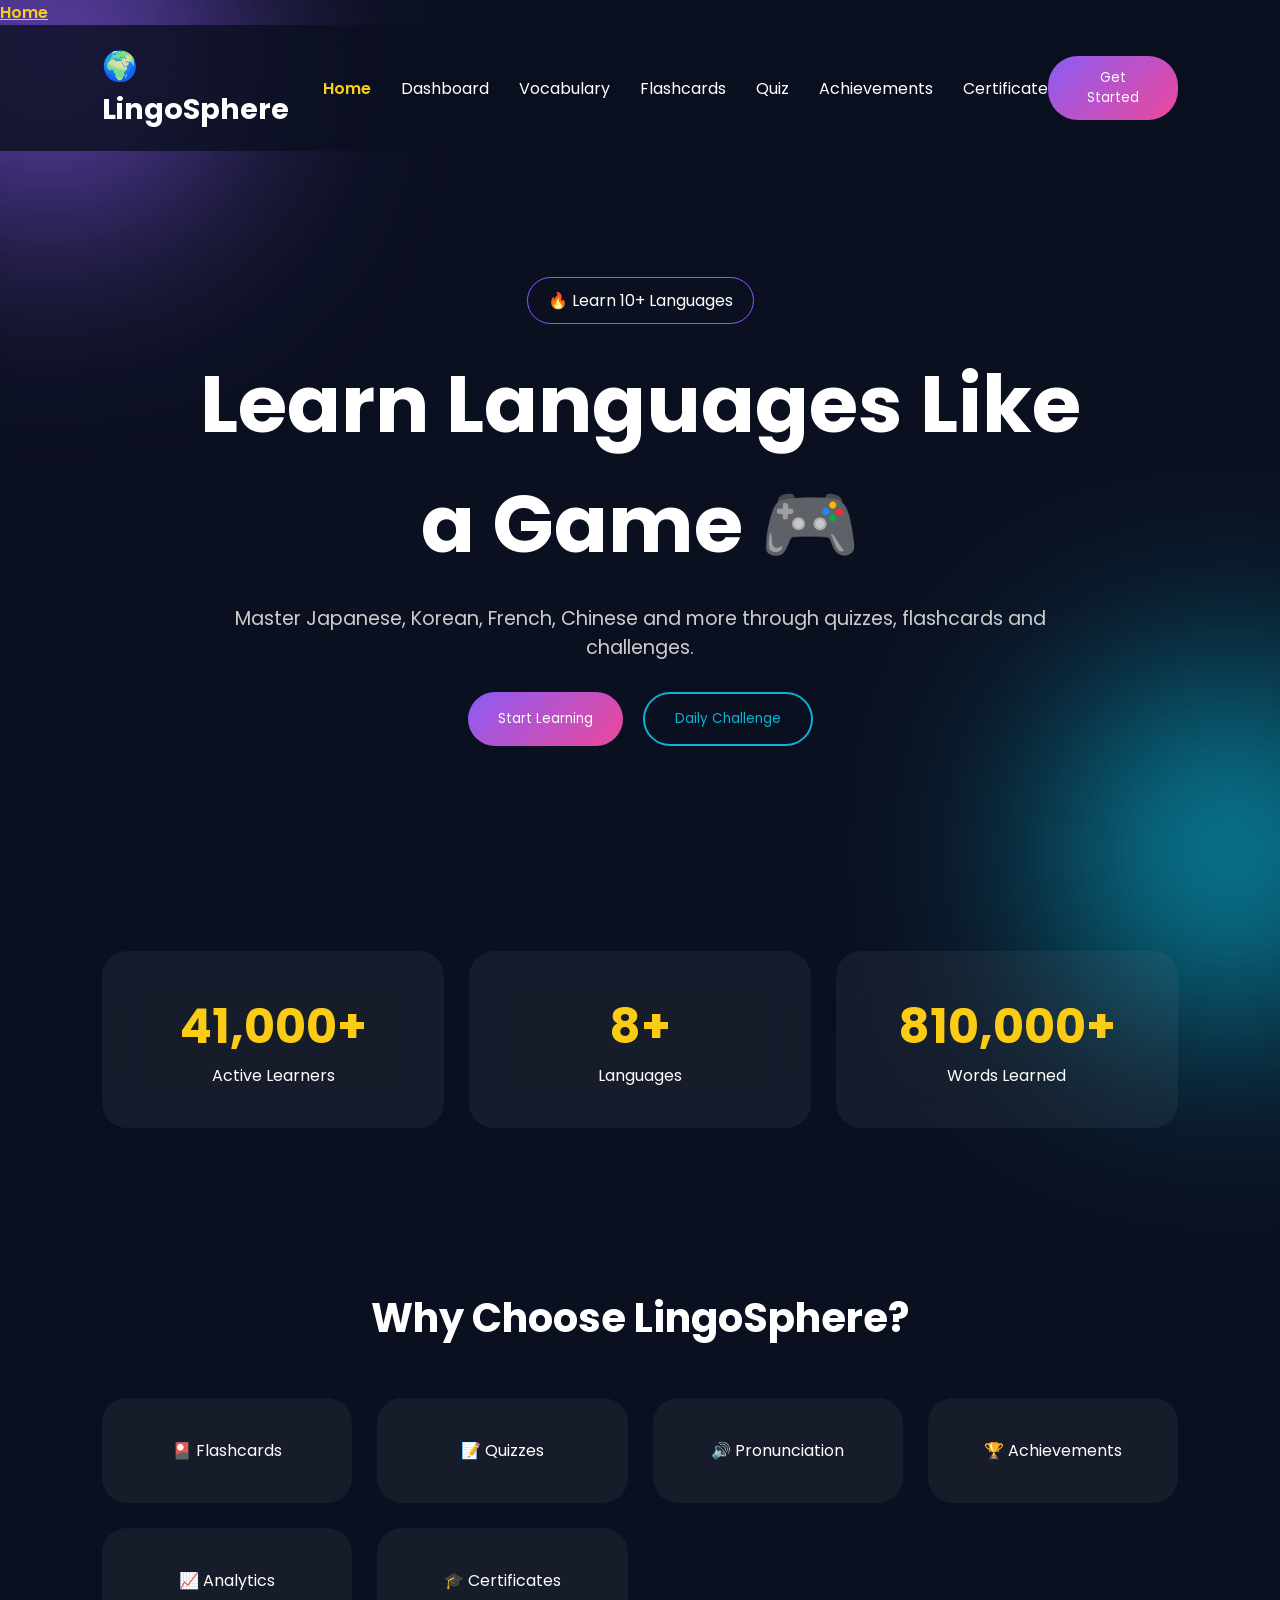
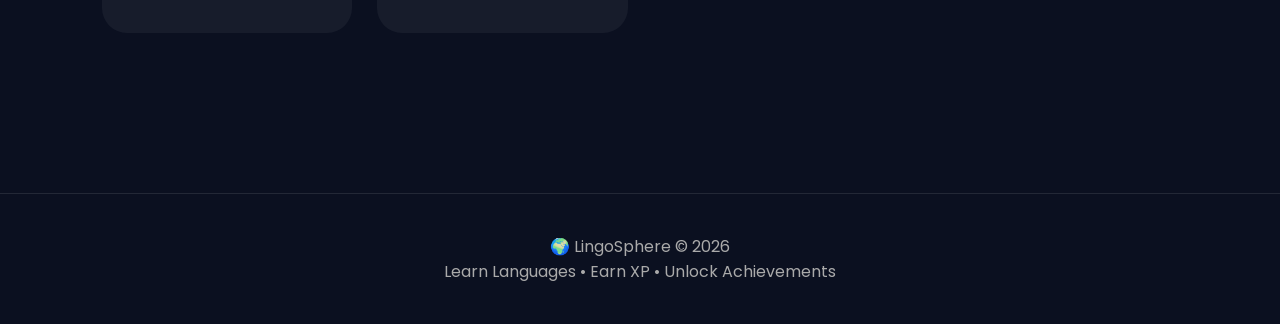
<file: index.html>
<!DOCTYPE html>
<html lang="en">
<head>

<meta charset="UTF-8">
<meta name="viewport" content="width=device-width, initial-scale=1.0">

<title>LingoSphere</title>

<link rel="stylesheet" href="style.css">

<link href="https://fonts.googleapis.com/css2?family=Poppins:wght@300;400;500;600;700&display=swap" rel="stylesheet">

</head>

<body>
    <a href="index.html" class="active">Home</a>

<div class="blob blob1"></div>
<div class="blob blob2"></div>

<nav>

    <div class="logo">
        🌍 LingoSphere
    </div>

    <ul> 
        <li>
   <a href="index.html" class="active">Home</a>
        </li>
        <li>
            <a href="dashboard.html">Dashboard</a>
        </li>

        <li>
            <a href="vocabulary.html">Vocabulary</a>
        </li>

        <li>
            <a href="flashcards.html">Flashcards</a>
        </li>

        <li>
            <a href="quiz.html">Quiz</a>
        </li>

        <li>
            <a href="achievements.html">Achievements</a>
        </li>

        <li>
            <a href="certificate.html">Certificate</a>
        </li>

    </ul>

    <button class="start-btn">
        Get Started
    </button>

</nav>

<section class="hero">

    <div class="hero-content">

        <span class="hero-badge">
            🔥 Learn 10+ Languages
        </span>

        <h1>
            Learn Languages
            Like a Game 🎮
        </h1>

        <p>

            Master Japanese, Korean,
            French, Chinese and more
            through quizzes, flashcards
            and challenges.

        </p>

        <div class="hero-buttons">

            <button class="primary-btn">
                Start Learning
            </button>

            <button class="secondary-btn">
                Daily Challenge
            </button>

        </div>

    </div>

</section>

<section class="stats">

    <div class="card">

        <h2 id="learners">0</h2>

        <p>Active Learners</p>

    </div>

    <div class="card">

        <h2 id="languages">0</h2>

        <p>Languages</p>

    </div>

    <div class="card">

        <h2 id="words">0</h2>

        <p>Words Learned</p>

    </div>

</section>

<section class="features">

    <h2>Why Choose LingoSphere?</h2>

    <div class="feature-grid">

        <div class="feature-card">
            🎴 Flashcards
        </div>

        <div class="feature-card">
            📝 Quizzes
        </div>

        <div class="feature-card">
            🔊 Pronunciation
        </div>

        <div class="feature-card">
            🏆 Achievements
        </div>

        <div class="feature-card">
            📈 Analytics
        </div>

        <div class="feature-card">
            🎓 Certificates
        </div>

    </div>

</section>

<script src="script.js"></script>
<footer>

    <p>
        🌍 LingoSphere © 2026
    </p>

    <p>
        Learn Languages • Earn XP • Unlock Achievements
    </p>

</footer>
</body>
</html>
</file>
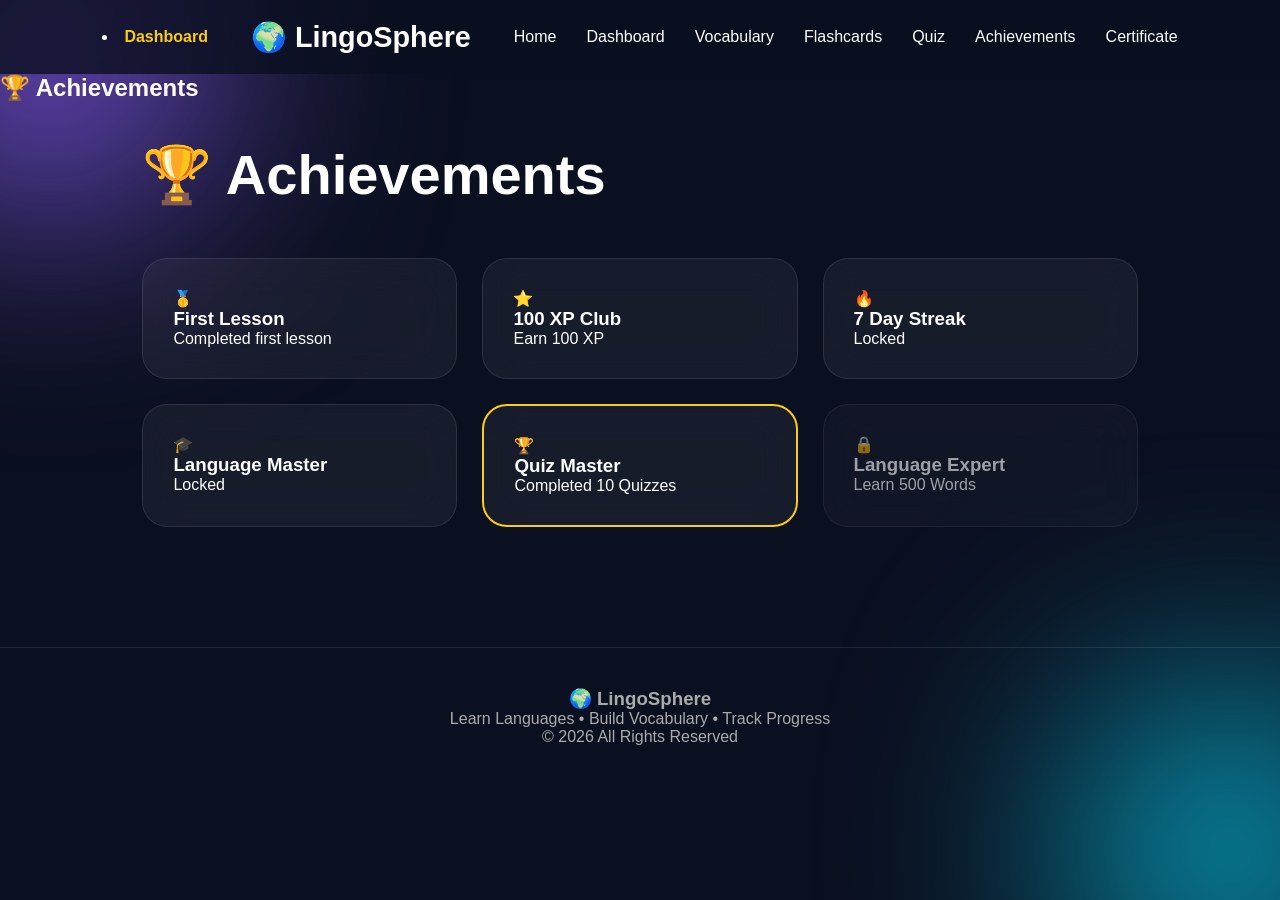
<file: achievements.html>
<!DOCTYPE html>
<html lang="en">
<head>
    <meta charset="UTF-8">
    <meta name="viewport" content="width=device-width, initial-scale=1.0">
    <title>Vocabulary Arena</title>

    <link rel="stylesheet" href="style.css">
</head>
<body>
    <div class="blob blob1"></div>
<div class="blob blob2"></div>
    <nav>
        <li><a href="dashboard.html" class="active">Dashboard</a></li>
    <div class="logo">🌍 LingoSphere</div>

    <ul>
        <li><a href="index.html">Home</a></li>
        <li><a href="dashboard.html">Dashboard</a></li>
        <li><a href="vocabulary.html">Vocabulary</a></li>
        <li><a href="flashcards.html">Flashcards</a></li>
        <li><a href="quiz.html">Quiz</a></li>
        <li><a href="achievements.html">Achievements</a></li>
        <li><a href="certificate.html">Certificate</a></li>
    </ul>
</nav>
    <section class="achievements-page">

    <h1>🏆 Achievements</h1>


    <div class="page-container">

    <h1 class="page-title">
        🏆 Achievements
    </h1>

    <div class="achievement-grid">

        <div class="achievement-card">
            🥇
            <h3>First Lesson</h3>
            <p>Completed first lesson</p>
        </div>

        <div class="achievement-card">
            ⭐
            <h3>100 XP Club</h3>
            <p>Earn 100 XP</p>
        </div>

        <div class="achievement-card">
            🔥
            <h3>7 Day Streak</h3>
            <p>Locked</p>
        </div>

        <div class="achievement-card">
            🎓
            <h3>Language Master</h3>
            <p>Locked</p>
        </div><div class="achievement-card unlocked">
    🏆
    <h3>Quiz Master</h3>
    <p>Completed 10 Quizzes</p>
</div>

<div class="achievement-card locked">
    🔒
    <h3>Language Expert</h3>
    <p>Learn 500 Words</p>
</div>

    </div>

</div>

</section>
<footer>

    <h3>🌍 LingoSphere</h3>

    <p>
        Learn Languages • Build Vocabulary • Track Progress
    </p>

    <p>
        © 2026 All Rights Reserved
    </p>

</footer>
</body>
</html>
</file>
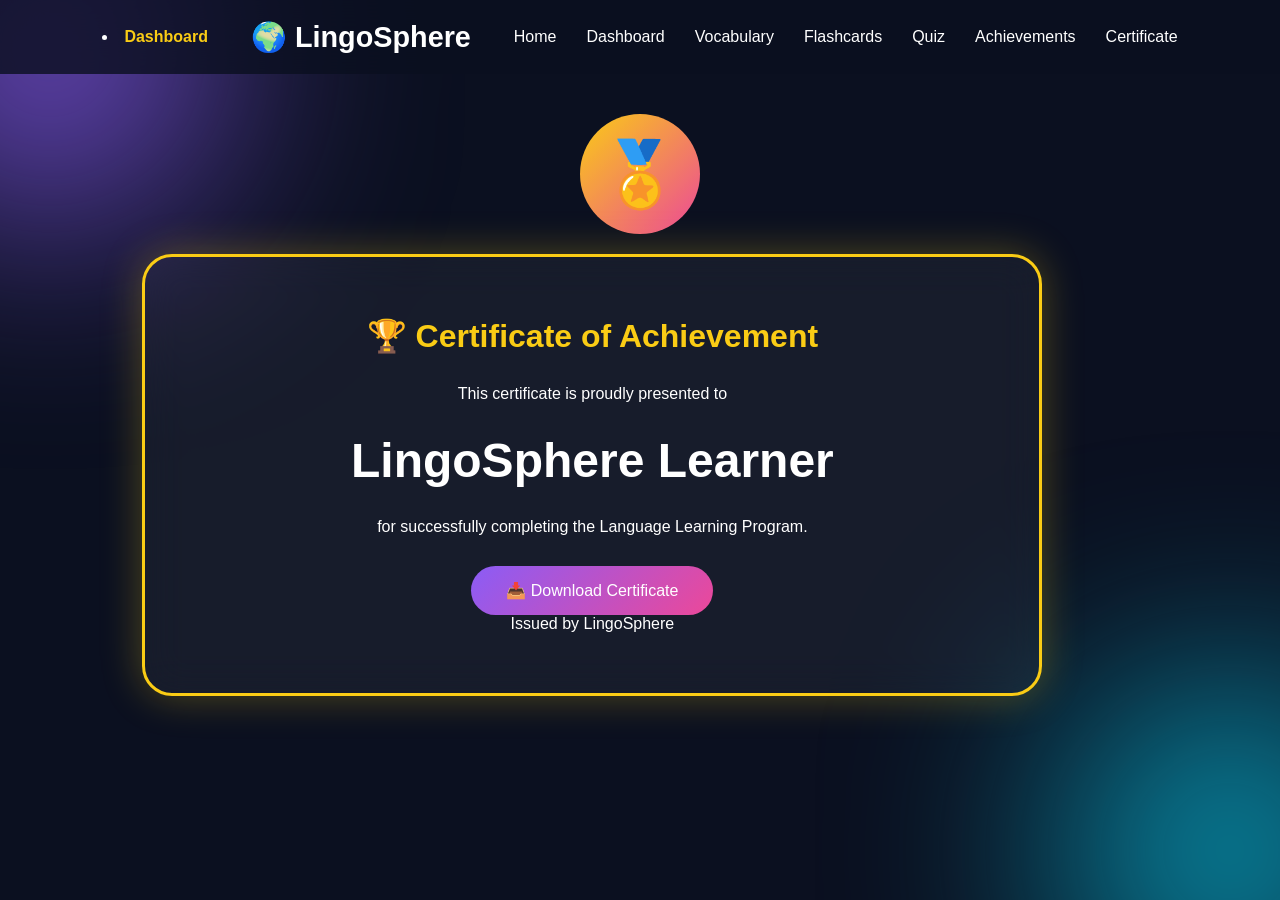
<file: certificate.html>
<!DOCTYPE html>
<html lang="en">
<head>
<meta charset="UTF-8">
<meta name="viewport" content="width=device-width, initial-scale=1.0">
<title>Certificate</title>

<link rel="stylesheet" href="style.css">
</head>

<body>
    <div class="blob blob1"></div>
<div class="blob blob2"></div>
    <nav>
        <li><a href="dashboard.html" class="active">Dashboard</a></li>
    <div class="logo">🌍 LingoSphere</div>

    <ul>
        <li><a href="index.html">Home</a></li>
        <li><a href="dashboard.html">Dashboard</a></li>
        <li><a href="vocabulary.html">Vocabulary</a></li>
        <li><a href="flashcards.html">Flashcards</a></li>
        <li><a href="quiz.html">Quiz</a></li>
        <li><a href="achievements.html">Achievements</a></li>
        <li><a href="certificate.html">Certificate</a></li>
    </ul>
</nav>
     
<div class="page-container">
    <div class="cert-badge">
    🏅
</div>

    <div class="certificate">

        <h1>🏆 Certificate of Achievement</h1>

        <p>This certificate is proudly presented to</p>

        <h2>LingoSphere Learner</h2>

        <p>for successfully completing the Language Learning Program.</p>

        <button onclick="window.print()" class="download-btn">
    📥 Download Certificate
</button>

        <p>Issued by LingoSphere</p>

    </div>

</div>

</body>
</html>
</file>
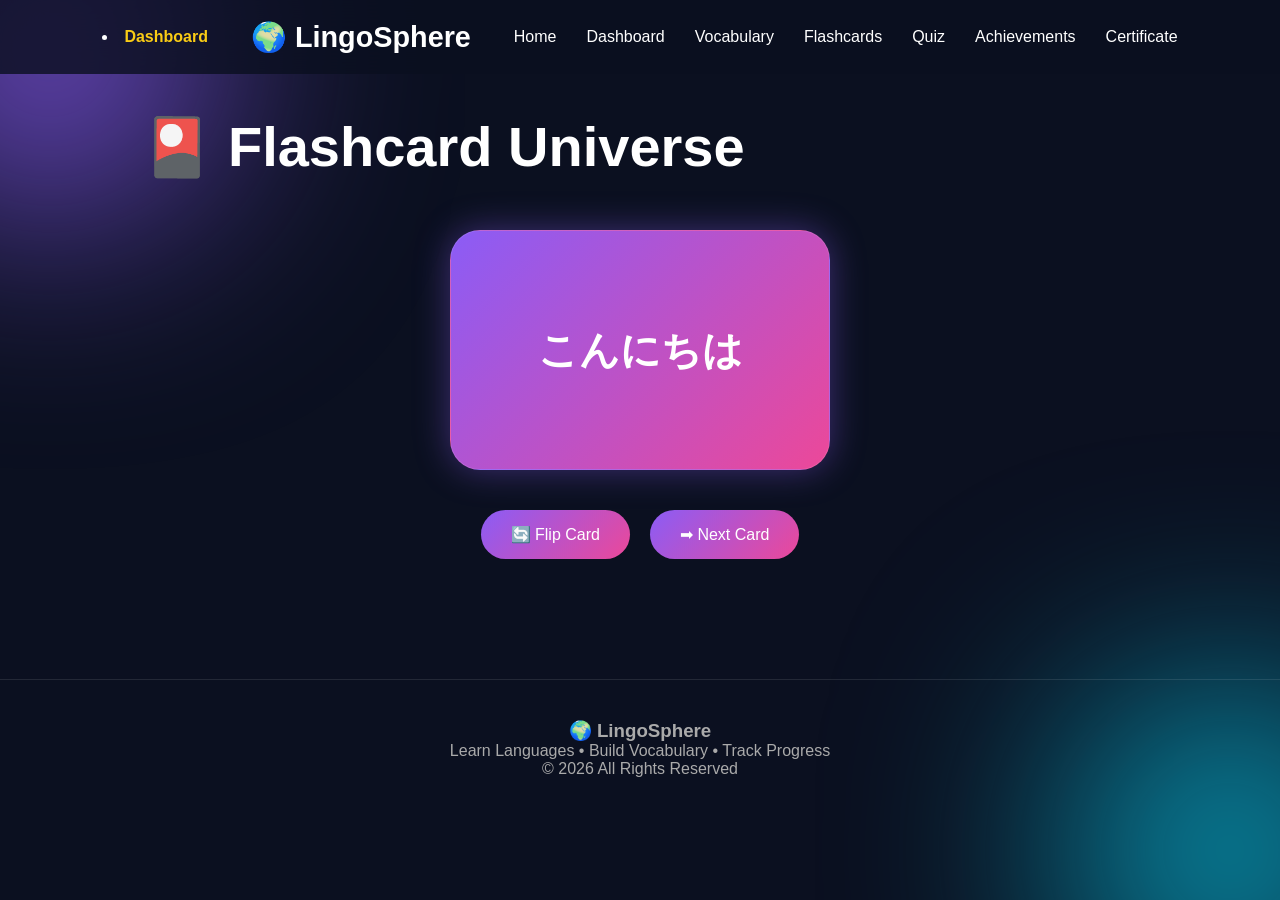
<file: flashcards.html>
<!DOCTYPE html>
<html lang="en">
<head>
    <meta charset="UTF-8">
    <meta name="viewport" content="width=device-width, initial-scale=1.0">
    <title>Flashcard Universe</title>

    <link rel="stylesheet" href="style.css">
</head>
<body>
    <div class="blob blob1"></div>
<div class="blob blob2"></div>
    <nav>
        <li><a href="dashboard.html" class="active">Dashboard</a></li>
    <div class="logo">🌍 LingoSphere</div>

    <ul>
        <li><a href="index.html">Home</a></li>
        <li><a href="dashboard.html">Dashboard</a></li>
        <li><a href="vocabulary.html">Vocabulary</a></li>
        <li><a href="flashcards.html">Flashcards</a></li>
        <li><a href="quiz.html">Quiz</a></li>
        <li><a href="achievements.html">Achievements</a></li>
        <li><a href="certificate.html">Certificate</a></li>
    </ul>
</nav>

<div class="page-container">

    <h1 class="page-title">
        🎴 Flashcard Universe
    </h1>

    <div class="flashcard-container">

        <div class="flashcard" id="flashcard">

            <div class="front">
                こんにちは
            </div>

            <div class="back">
                Hello
            </div>

        </div>

    </div>

    <div class="flash-controls">

        <button id="flipBtn">
            🔄 Flip Card
        </button>

        <button id="nextCard">
            ➡ Next Card
        </button>

    </div>

</div>

<script src="flashcards.js"></script>
<footer>

    <h3>🌍 LingoSphere</h3>

    <p>
        Learn Languages • Build Vocabulary • Track Progress
    </p>

    <p>
        © 2026 All Rights Reserved
    </p>

</footer>
</body>
</html>
</file>
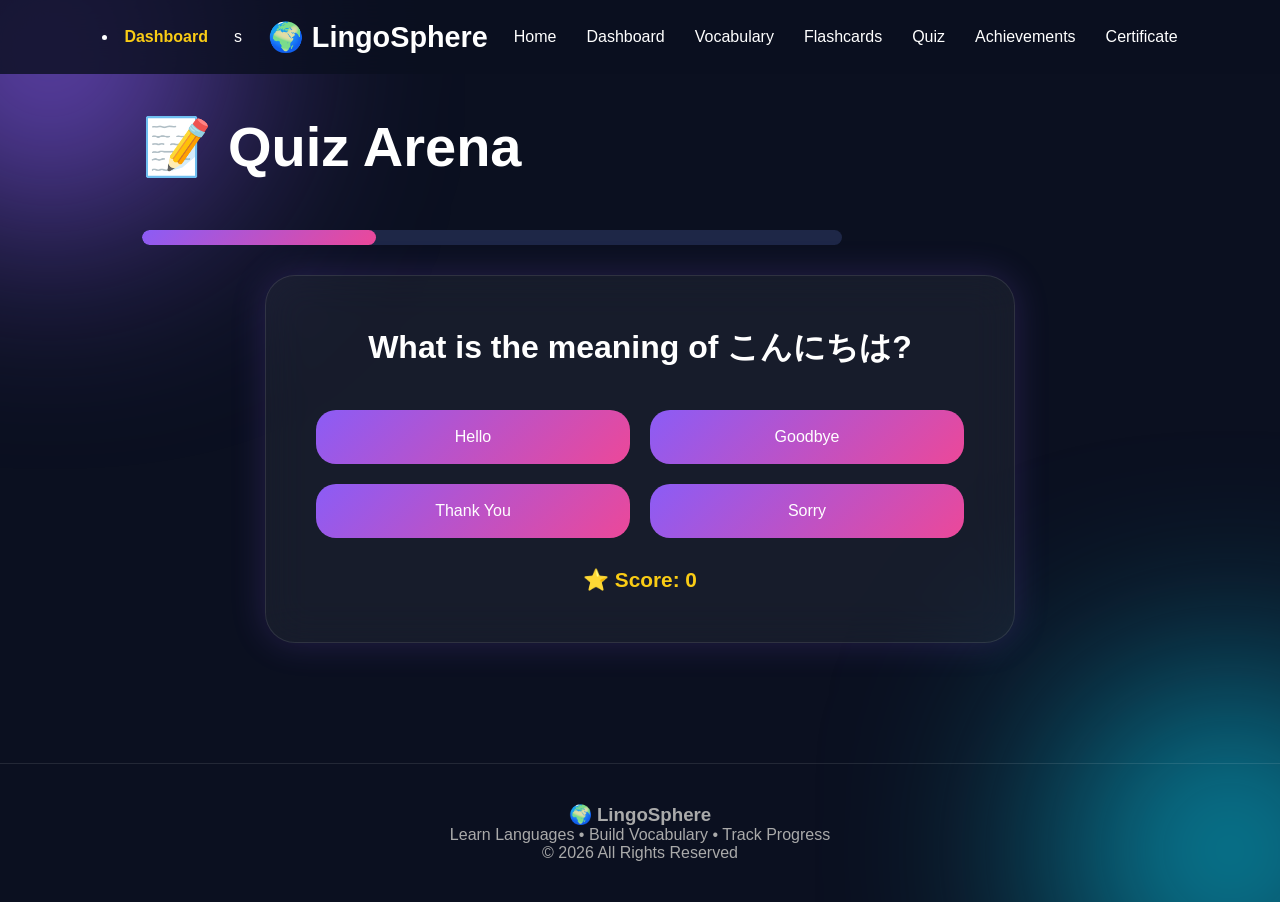
<file: quiz.html>
<!DOCTYPE html>
<html lang="en">
<head>
    <meta charset="UTF-8">
    <meta name="viewport" content="width=device-width, initial-scale=1.0">
    <title>Quiz Arena</title>

    <link rel="stylesheet" href="style.css">
</head>
<body>
    <div class="blob blob1"></div>
<div class="blob blob2"></div>
    <nav>
        <li><a href="dashboard.html" class="active">Dashboard</a></li>s
    <div class="logo">🌍 LingoSphere</div>

    <ul>
        <li><a href="index.html">Home</a></li>
        <li><a href="dashboard.html">Dashboard</a></li>
        <li><a href="vocabulary.html">Vocabulary</a></li>
        <li><a href="flashcards.html">Flashcards</a></li>
        <li><a href="quiz.html">Quiz</a></li>
        <li><a href="achievements.html">Achievements</a></li>
        <li><a href="certificate.html">Certificate</a></li>
    </ul>
</nav>

<div class="page-container">

    <h1 class="page-title">
        📝 Quiz Arena
    </h1>

    <div class="quiz-progress">

        <div class="quiz-progress-fill"></div>

    </div>

    <div class="quiz-card">

        <h2 id="question">
            What is the meaning of こんにちは?
        </h2>

        <div class="options">

            <button class="option">Hello</button>
            <button class="option">Goodbye</button>
            <button class="option">Thank You</button>
            <button class="option">Sorry</button>

        </div>

        <div class="quiz-footer">

            <p id="score">
                ⭐ Score: 0
            </p>

        </div>

    </div>

</div>

<script src="quiz.js"></script>
<footer>

    <h3>🌍 LingoSphere</h3>

    <p>
        Learn Languages • Build Vocabulary • Track Progress
    </p>

    <p>
        © 2026 All Rights Reserved
    </p>

</footer>
</body>
</html>
</file>
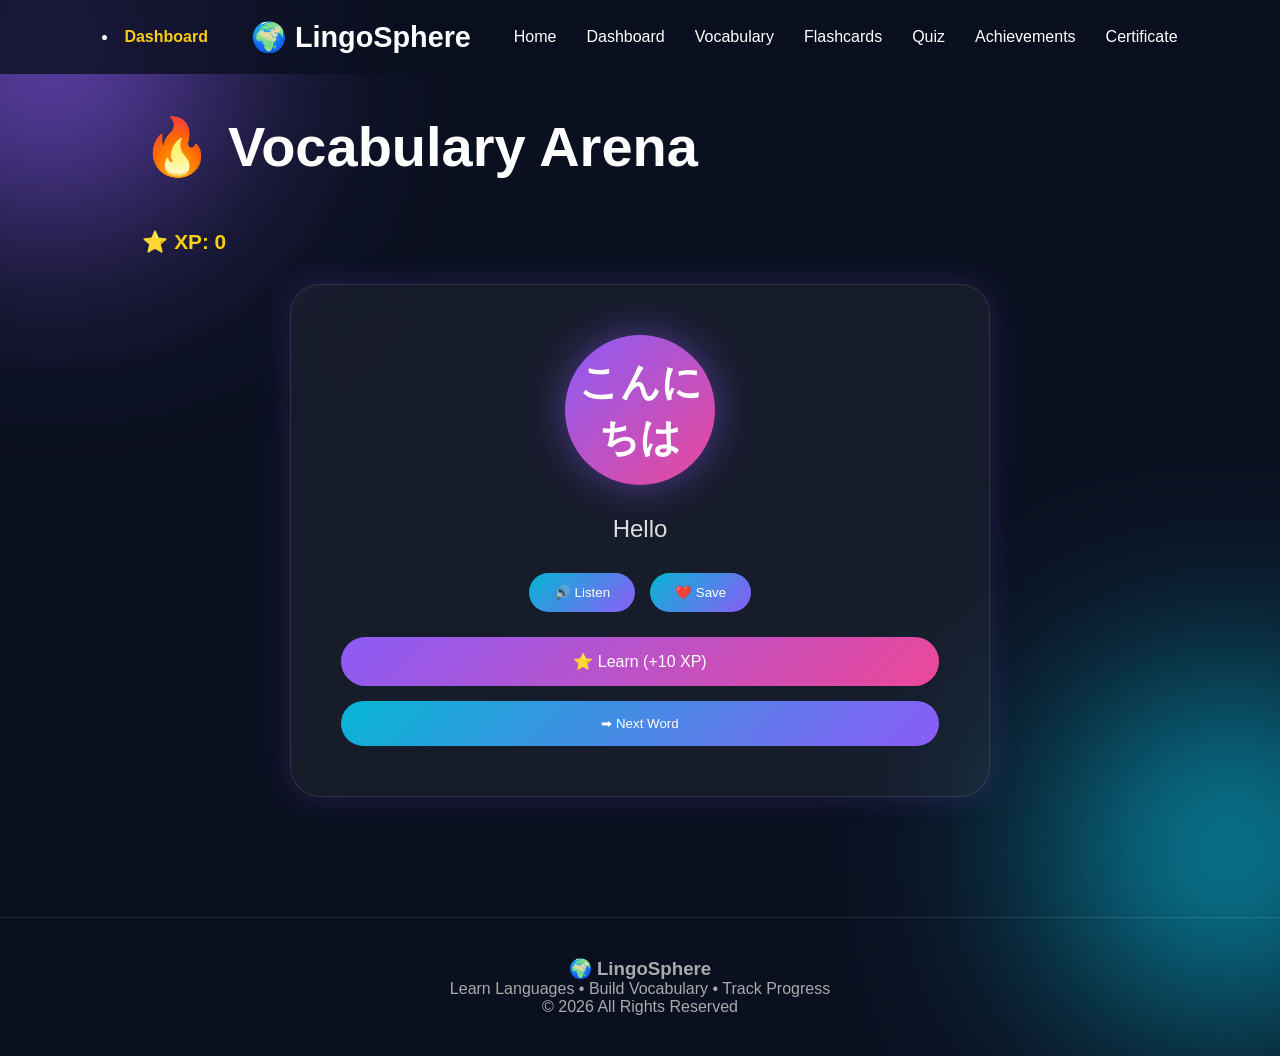
<file: vocabulary.html>
<!DOCTYPE html>
<html lang="en">
<head>
    <meta charset="UTF-8">
    <meta name="viewport" content="width=device-width, initial-scale=1.0">
    <title>Vocabulary Arena</title>

    <link rel="stylesheet" href="style.css">
</head>
<body>
    <div class="blob blob1"></div>
<div class="blob blob2"></div>
    <nav>
        <li><a href="dashboard.html" class="active">Dashboard</a></li>
    <div class="logo">🌍 LingoSphere</div>

    <ul>
        <li><a href="index.html">Home</a></li>
        <li><a href="dashboard.html">Dashboard</a></li>
        <li><a href="vocabulary.html">Vocabulary</a></li>
        <li><a href="flashcards.html">Flashcards</a></li>
        <li><a href="quiz.html">Quiz</a></li>
        <li><a href="achievements.html">Achievements</a></li>
        <li><a href="certificate.html">Certificate</a></li>
    </ul>
</nav>

<div class="page-container">

    <h1 class="page-title">
        🔥 Vocabulary Arena
    </h1>

    <p id="xp" class="xp-badge">
        ⭐ XP: 0
    </p>

    <div class="word-card">

        <div class="jp-word">

            <h2 id="word">
                こんにちは
            </h2>

        </div>

        <p id="meaning" class="meaning">
            Hello
        </p>

        <div class="actions">

            <button onclick="speakWord()">
                🔊 Listen
            </button>

            <button>
                ❤️ Save
            </button>

        </div>

        <button class="learn-btn">
            ⭐ Learn (+10 XP)
        </button>

        <button id="nextWord" class="next-btn">
            ➡ Next Word
        </button>

    </div>

</div>

<script src="vocabulary.js"></script>
<footer>

    <h3>🌍 LingoSphere</h3>

    <p>
        Learn Languages • Build Vocabulary • Track Progress
    </p>

    <p>
        © 2026 All Rights Reserved
    </p>

</footer>

</body>
</html>
</file>
<file: style.css>
:root{

--bg:#0B1020;
--card:#151C35;

--purple:#8B5CF6;
--pink:#EC4899;
--cyan:#06B6D4;
--yellow:#FACC15;

}

*{

margin:0;
padding:0;
box-sizing:border-box;
font-family:'Poppins',sans-serif;

}

body{

background:var(--bg);
color:white;
overflow-x:hidden;

}

.blob{

position:fixed;
border-radius:50%;
filter:blur(120px);
z-index:-1;

}

.blob1{

width:300px;
height:300px;

background:var(--purple);

top:-100px;
left:-100px;

}

.blob2{

width:300px;
height:300px;

background:var(--cyan);

bottom:-100px;
right:-100px;

}

nav{

display:flex;

justify-content:space-between;

align-items:center;

padding:20px 8%;

position:sticky;

top:0;

background:rgba(11,16,32,.8);

backdrop-filter:blur(20px);

z-index:1000;

}

.logo{

font-size:1.8rem;
font-weight:700;

}

nav ul{

display:flex;
gap:30px;
list-style:none;

}

nav a{

color:white;
text-decoration:none;

}

.start-btn{

padding:12px 25px;

border:none;

border-radius:30px;

background:linear-gradient(
135deg,
var(--purple),
var(--pink)
);

color:white;

cursor:pointer;

}

.hero{

min-height:80vh;

display:flex;

justify-content:center;

align-items:center;

text-align:center;

padding:20px;

}

.hero-content{

max-width:900px;

}

.hero-badge{

display:inline-block;

padding:10px 20px;

border-radius:50px;

border:1px solid var(--purple);

margin-bottom:20px;

}

.hero h1{

font-size:5rem;

margin-bottom:20px;

}

.hero p{

font-size:1.2rem;

color:#ccc;

}

.hero-buttons{

margin-top:30px;

display:flex;

justify-content:center;

gap:20px;

}

.primary-btn,
.secondary-btn{

padding:15px 30px;

border:none;

border-radius:40px;

cursor:pointer;

}

.primary-btn{

background:linear-gradient(
135deg,
var(--purple),
var(--pink)
);

color:white;

}

.secondary-btn{

background:transparent;

border:2px solid var(--cyan);

color:var(--cyan);

}

.stats{

padding:80px 8%;

display:grid;

grid-template-columns:
repeat(auto-fit,minmax(250px,1fr));

gap:25px;

}

.card{

background:rgba(255,255,255,.05);

backdrop-filter:blur(20px);

padding:40px;

border-radius:25px;

text-align:center;

transition:.4s;

}

.card:hover{

transform:translateY(-10px);

}

.card h2{

color:var(--yellow);

font-size:3rem;

}

.features{

padding:80px 8%;

}

.features h2{

text-align:center;

margin-bottom:50px;

font-size:2.5rem;

}

.feature-grid{

display:grid;

grid-template-columns:
repeat(auto-fit,minmax(250px,1fr));

gap:25px;

}

.feature-card{

background:rgba(255,255,255,.05);

padding:40px;

border-radius:25px;

text-align:center;

transition:.4s;

}

.feature-card:hover{

transform:translateY(-10px);

box-shadow:
0 0 30px rgba(139,92,246,.5);

}
/* Global Page Layout */

.page-container{

    width:100%;

    max-width:1200px;

    margin:auto;

    padding:40px 8%;
}

/* Page Titles */

.page-title{

    font-size:3.5rem;

    margin-bottom:50px;

    color:white;

}

/* Center Cards */

.feature-grid,
.achievement-grid,
.quiz-section,
.flashcard-container,
.vocabulary-container{

    width:100%;

    max-width:1200px;

    margin:auto;
}

/* Achievement Cards */

.achievement-grid{

    display:grid;

    grid-template-columns:
    repeat(auto-fit,minmax(250px,1fr));

    gap:25px;

    margin-top:40px;
}

.achievement-card{

    background:rgba(255,255,255,.05);

    backdrop-filter:blur(20px);

    border:1px solid rgba(255,255,255,.1);

    padding:30px;

    border-radius:25px;

    transition:.4s;
}

.achievement-card:hover{

    transform:translateY(-10px);

    box-shadow:
    0 0 25px rgba(139,92,246,.5);
}

/* Vocabulary Cards */

.word-card{

    max-width:700px;

    margin:auto;

    padding:40px;

    border-radius:25px;

    background:rgba(255,255,255,.05);

    backdrop-filter:blur(20px);

    text-align:center;
}

/* Quiz Card */

.quiz-card{

    max-width:700px;

    margin:auto;

    padding:40px;

    border-radius:25px;

    background:rgba(255,255,255,.05);

    backdrop-filter:blur(20px);
}
/* Vocabulary Arena */

.xp-badge{

    font-size:1.3rem;

    margin-bottom:30px;

    color:var(--yellow);

    font-weight:600;
}

.word-card{

    width:100%;

    max-width:700px;

    padding:50px;

    border-radius:30px;

    background:rgba(255,255,255,.05);

    backdrop-filter:blur(20px);

    border:1px solid rgba(255,255,255,.1);

    text-align:center;

    box-shadow:
    0 0 30px rgba(139,92,246,.2);

    transition:.4s;
}

.word-card:hover{

    transform:translateY(-8px);
}

.jp-word{

    width:150px;

    height:150px;

    margin:auto;

    border-radius:50%;

    display:flex;

    justify-content:center;

    align-items:center;

    background:linear-gradient(
    135deg,
    var(--purple),
    var(--pink)
    );

    box-shadow:
    0 0 40px rgba(139,92,246,.5);

    margin-bottom:30px;
}

.jp-word h2{

    font-size:2.5rem;
}

.meaning{

    font-size:1.5rem;

    color:#ddd;

    margin-bottom:30px;
}

.actions{

    display:flex;

    justify-content:center;

    gap:15px;

    margin-bottom:25px;
}

.actions button{

    padding:12px 25px;

    border:none;

    border-radius:30px;

    cursor:pointer;

    color:white;

    background:linear-gradient(
    135deg,
    var(--cyan),
    var(--purple)
    );
}

.learn-btn{

    width:100%;

    padding:15px;

    border:none;

    border-radius:30px;

    cursor:pointer;

    font-size:1rem;

    color:white;

    background:linear-gradient(
    135deg,
    var(--purple),
    var(--pink)
    );

    margin-bottom:15px;
}

.next-btn{

    width:100%;

    padding:15px;

    border:none;

    border-radius:30px;

    cursor:pointer;

    color:white;

    background:linear-gradient(
    135deg,
    var(--cyan),
    var(--purple)
    );
}
/* FLASHCARD UNIVERSE */

.flashcard-container{

    perspective:1200px;

    display:flex;

    justify-content:center;

    align-items:center;

    margin:40px 0;
}

.flashcard{

    width:380px;

    height:240px;

    position:relative;

    transform-style:preserve-3d;

    transition:transform .8s ease;

    cursor:pointer;
}

.flashcard.flip{

    transform:rotateY(180deg);
}

.front,
.back{

    position:absolute;

    width:100%;

    height:100%;

    display:flex;

    justify-content:center;

    align-items:center;

    border-radius:30px;

    font-size:2.5rem;

    font-weight:700;

    backface-visibility:hidden;

    box-shadow:
    0 0 35px rgba(139,92,246,.4);

    border:1px solid rgba(255,255,255,.1);
}

.front{

    background:linear-gradient(
    135deg,
    var(--purple),
    var(--pink)
    );

    color:white;
}

.back{

    background:linear-gradient(
    135deg,
    var(--cyan),
    var(--purple)
    );

    color:white;

    transform:rotateY(180deg);
}

.flash-controls{

    display:flex;

    gap:20px;

    justify-content:center;

    margin-top:40px;
}

.flash-controls button{

    padding:15px 30px;

    border:none;

    border-radius:40px;

    color:white;

    cursor:pointer;

    font-size:1rem;

    background:linear-gradient(
    135deg,
    var(--purple),
    var(--pink)
    );

    transition:.3s;
}

.flash-controls button:hover{

    transform:translateY(-5px);

    box-shadow:
    0 0 20px rgba(139,92,246,.5);
}
/* QUIZ ARENA */

.quiz-progress{

    width:100%;
    max-width:700px;

    height:15px;

    background:#1e2747;

    border-radius:50px;

    overflow:hidden;

    margin-bottom:30px;
}

.quiz-progress-fill{

    width:33%;

    height:100%;

    background:linear-gradient(
    135deg,
    var(--purple),
    var(--pink)
    );

    border-radius:50px;
}

.quiz-card{

    width:100%;
    max-width:750px;

    padding:50px;

    border-radius:30px;

    background:rgba(255,255,255,.05);

    backdrop-filter:blur(20px);

    border:1px solid rgba(255,255,255,.1);

    text-align:center;

    box-shadow:
    0 0 35px rgba(139,92,246,.2);
}

.quiz-card h2{

    margin-bottom:40px;

    font-size:2rem;
}

.options{

    display:grid;

    grid-template-columns:1fr 1fr;

    gap:20px;
}

.option{

    padding:18px;

    border:none;

    border-radius:20px;

    cursor:pointer;

    color:white;

    font-size:1rem;

    background:linear-gradient(
    135deg,
    var(--purple),
    var(--pink)
    );

    transition:.3s;
}

.option:hover{

    transform:translateY(-5px);

    box-shadow:
    0 0 20px rgba(139,92,246,.5);
}

.quiz-footer{

    margin-top:30px;
}

#score{

    color:var(--yellow);

    font-size:1.3rem;

    font-weight:600;
}
/* DASHBOARD */

.chart-container{

    width:100%;

    max-width:1000px;

    padding:40px;

    border-radius:30px;

    background:rgba(255,255,255,.05);

    backdrop-filter:blur(20px);

    border:1px solid rgba(255,255,255,.1);

    box-shadow:
    0 0 40px rgba(139,92,246,.25);

    text-align:center;
}

.chart-container h2{

    margin-bottom:30px;

    color:white;

    font-size:2rem;
}

#progressChart{

    width:100% !important;

    height:500px !important;
}
.dashboard-cards{

    display:grid;

    grid-template-columns:
    repeat(auto-fit,minmax(220px,1fr));

    gap:25px;

    width:100%;

    max-width:1000px;

    margin-bottom:40px;
}

.dashboard-card{

    background:rgba(255,255,255,.05);

    backdrop-filter:blur(20px);

    border:1px solid rgba(255,255,255,.1);

    border-radius:25px;

    padding:30px;

    text-align:center;

    transition:.4s;

    box-shadow:
    0 0 25px rgba(139,92,246,.15);
}

.dashboard-card:hover{

    transform:translateY(-10px);

    box-shadow:
    0 0 35px rgba(236,72,153,.4);
}

.dashboard-card h2{

    color:var(--yellow);

    margin:15px 0;
}
/* PROFILE CARD */

.profile-card{

    width:100%;

    max-width:500px;

    margin:0 auto 40px;

    text-align:center;

    padding:40px;

    border-radius:30px;

    background:rgba(255,255,255,.05);

    backdrop-filter:blur(20px);

    border:1px solid rgba(255,255,255,.1);

    box-shadow:
    0 0 35px rgba(139,92,246,.2);
}

.avatar{

    width:120px;

    height:120px;

    margin:auto;

    border-radius:50%;

    display:flex;

    justify-content:center;

    align-items:center;

    font-size:3rem;

    background:linear-gradient(
    135deg,
    var(--purple),
    var(--pink)
    );

    margin-bottom:20px;
}

.level-bar{

    width:100%;

    height:15px;

    background:#1e2747;

    border-radius:50px;

    overflow:hidden;

    margin:20px 0;
}

.level-fill{

    width:70%;

    height:100%;

    background:linear-gradient(
    135deg,
    var(--yellow),
    var(--pink)
    );
}
.challenge-card{

    width:100%;

    max-width:500px;

    margin:0 auto 40px;

    text-align:center;

    padding:30px;

    border-radius:25px;

    background:rgba(255,255,255,.05);

    backdrop-filter:blur(20px);

    border:1px solid rgba(255,255,255,.1);
}

.challenge-card button{

    margin-top:20px;

    padding:12px 25px;

    border:none;

    border-radius:30px;

    color:white;

    cursor:pointer;

    background:linear-gradient(
    135deg,
    var(--purple),
    var(--pink)
    );
}
html{

    scroll-behavior:smooth;
}

button{

    transition:.3s;
}

button:hover{

    transform:translateY(-5px);
}

.feature-card,
.card,
.dashboard-card,
.word-card,
.quiz-card,
.achievement-card,
.profile-card{

    transition:.4s;
}

.feature-card:hover,
.card:hover,
.dashboard-card:hover,
.word-card:hover,
.quiz-card:hover,
.achievement-card:hover,
.profile-card:hover{

    transform:translateY(-10px);
}
@keyframes float{

    0%{
        transform:translateY(0px);
    }

    50%{
        transform:translateY(-10px);
    }

    100%{
        transform:translateY(0px);
    }

}

.blob{

    animation:float 6s ease-in-out infinite;
}

.hero-badge{

    animation:float 4s ease-in-out infinite;
}

.avatar{

    animation:float 5s ease-in-out infinite;
}
footer{

    margin-top:80px;

    padding:30px;

    text-align:center;

    color:#aaa;

    border-top:1px solid rgba(255,255,255,.1);
}
button,
.feature-card,
.card,
.dashboard-card,
.word-card,
.quiz-card,
.flashcard,
.achievement-card{

    transition:.3s;
}

button:hover,
.feature-card:hover,
.card:hover,
.dashboard-card:hover,
.word-card:hover,
.quiz-card:hover,
.flashcard:hover,
.achievement-card:hover{

    transform:translateY(-8px);
}
.fade-in{

    animation:fadeIn 1s ease;
}

@keyframes fadeIn{

    from{
        opacity:0;
        transform:translateY(20px);
    }

    to{
        opacity:1;
        transform:translateY(0);
    }
}
.dashboard-banner{

    width:100%;
    max-width:1000px;

    padding:40px;

    margin-bottom:40px;

    border-radius:30px;

    text-align:center;

    background:linear-gradient(
    135deg,
    rgba(139,92,246,.25),
    rgba(236,72,153,.25)
    );

    border:1px solid rgba(255,255,255,.1);

    box-shadow:
    0 0 40px rgba(139,92,246,.3);
}

.dashboard-banner h2{

    font-size:2rem;

    margin-bottom:15px;
}

.dashboard-banner p{

    color:#ddd;

    margin-bottom:20px;
}

.dashboard-banner button{

    padding:15px 30px;

    border:none;

    border-radius:30px;

    color:white;

    cursor:pointer;

    background:linear-gradient(
    135deg,
    #8B5CF6,
    #EC4899
    );
}
.active{
    color: var(--yellow);
    font-weight: 600;
}

nav a:hover{
    color: var(--yellow);
}
.unlocked{
    border:2px solid var(--yellow);
}

.locked{
    opacity:.6;
}
footer{

    margin-top:80px;

    padding:40px;

    text-align:center;

    border-top:1px solid rgba(255,255,255,.1);

    color:#aaa;
}
.certificate{

    max-width:900px;

    width:100%;

    padding:60px;

    text-align:center;

    border-radius:30px;

    background:rgba(255,255,255,.05);

    backdrop-filter:blur(20px);

    border:3px solid var(--yellow);

    box-shadow:
    0 0 40px rgba(250,204,21,.3);
}

.certificate h1{

    color:var(--yellow);

    margin-bottom:30px;
}

.certificate h2{

    font-size:3rem;

    margin:30px 0;

    color:white;
}

.certificate h3{

    color:var(--pink);

    margin-top:30px;
}
.download-btn{

    margin-top:30px;

    padding:15px 35px;

    border:none;

    border-radius:40px;

    font-size:1rem;

    color:white;

    cursor:pointer;

    background:linear-gradient(
    135deg,
    var(--purple),
    var(--pink)
    );

    transition:.3s;
}

.download-btn:hover{

    transform:translateY(-5px);

    box-shadow:
    0 0 25px rgba(139,92,246,.5);
}
.cert-badge{

    width:120px;

    height:120px;

    margin:auto;

    display:flex;

    justify-content:center;

    align-items:center;

    font-size:4rem;

    border-radius:50%;

    background:linear-gradient(
    135deg,
    var(--yellow),
    var(--pink)
    );

    margin-bottom:20px;
}
.center-page{

    min-height:100vh;

    display:flex;

    flex-direction:column;

    justify-content:center;

    align-items:center;

    text-align:center;
}
</file>
